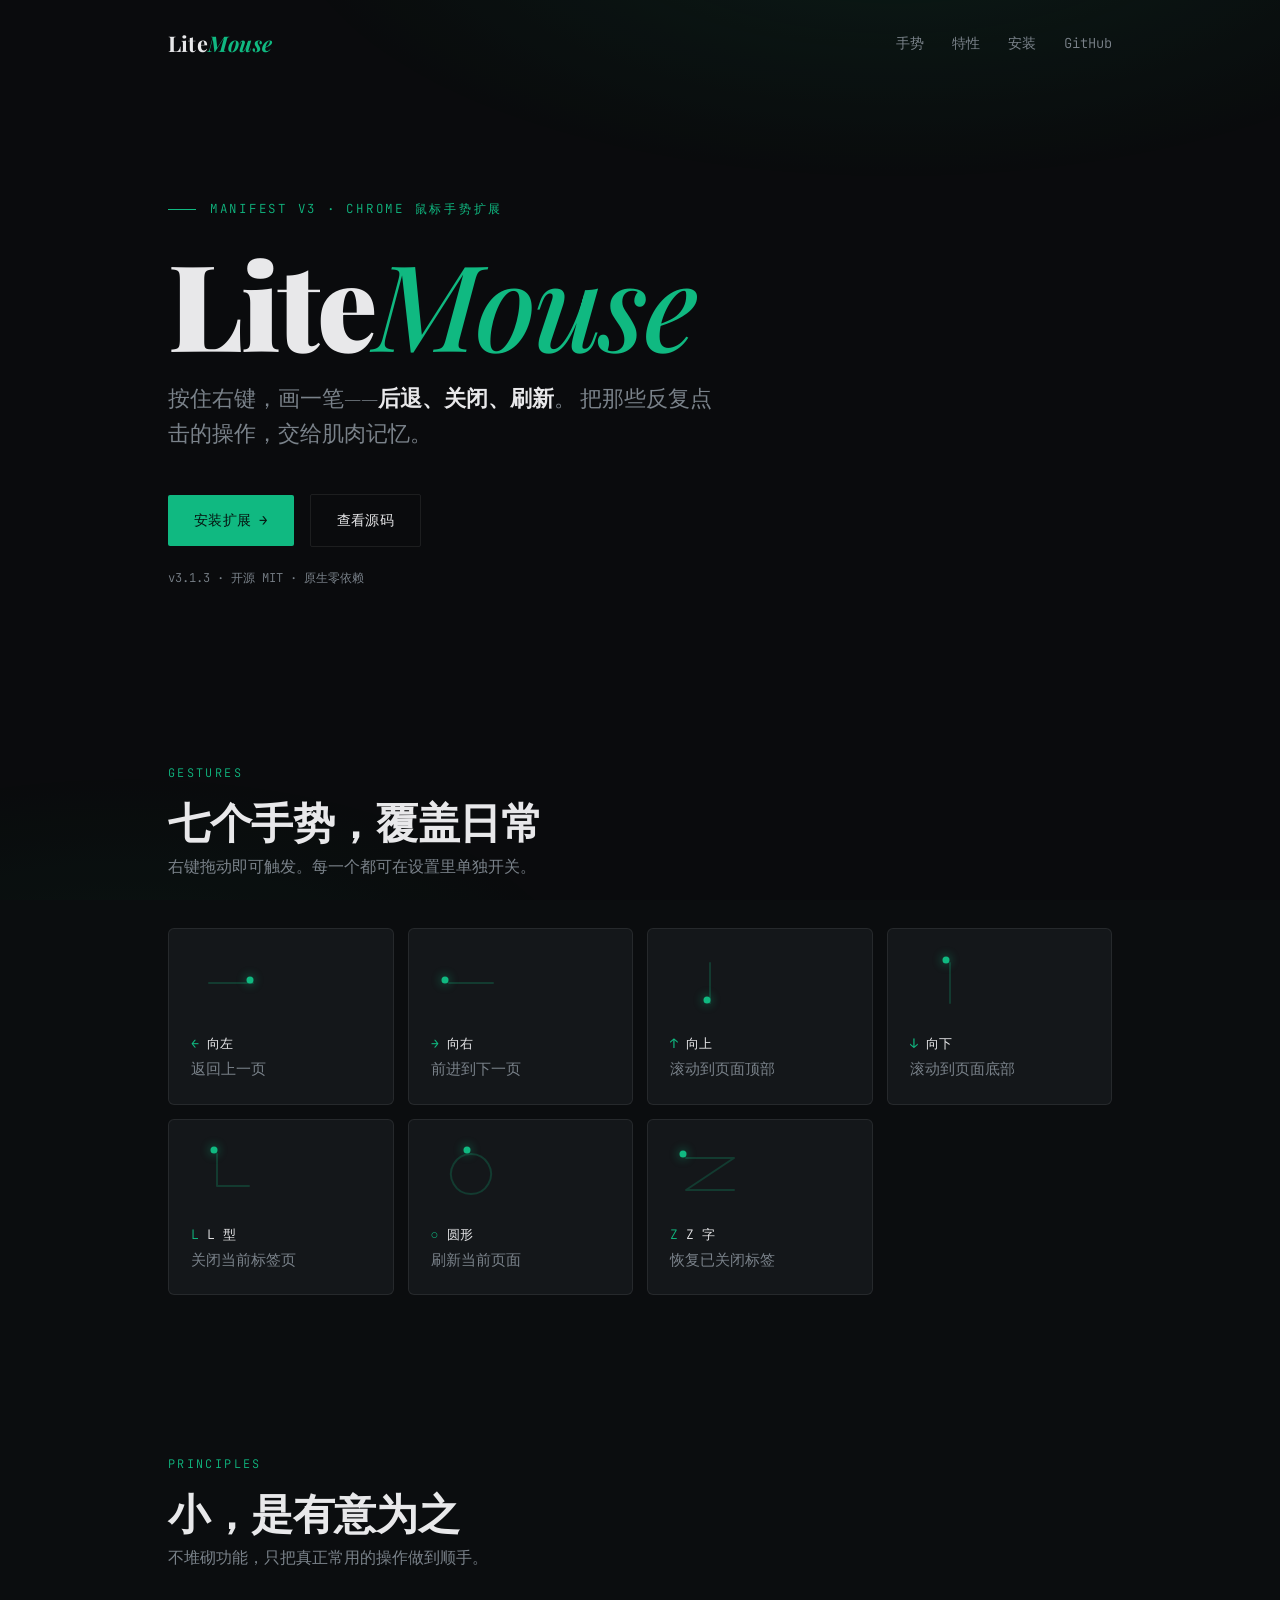
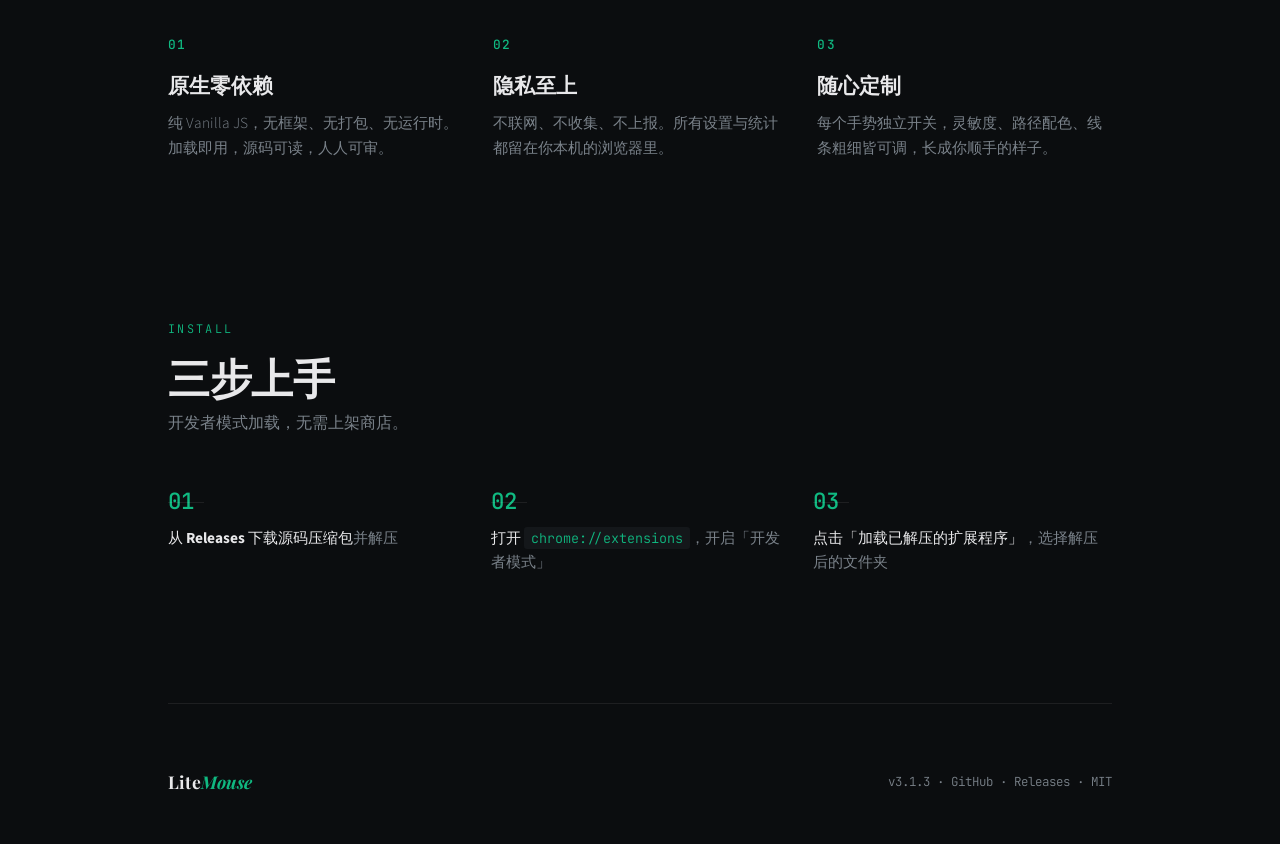
<file: docs/index.html>
<!DOCTYPE html>
<html lang="zh-CN">
  <head>
    <meta charset="UTF-8" />
    <meta name="viewport" content="width=device-width, initial-scale=1.0" />
    <title>LiteMouse — 极简鼠标手势，为浏览提速</title>
    <meta
      name="description"
      content="LiteMouse 是一个轻量 Chrome 鼠标手势扩展：按住右键画一笔，即可后退、关闭、刷新。原生零依赖，隐私至上。"
    />
    <link rel="icon" href="data:image/svg+xml,<svg xmlns='http://www.w3.org/2000/svg' viewBox='0 0 100 100'><text y='.9em' font-size='90'>🖱️</text></svg>" />
    <link rel="preconnect" href="https://fonts.googleapis.com" />
    <link rel="preconnect" href="https://fonts.gstatic.com" crossorigin />
    <link
      href="https://fonts.googleapis.com/css2?family=Playfair+Display:ital,wght@0,500;0,700;0,900;1,500&family=Source+Sans+Pro:wght@300;400;600&family=JetBrains+Mono:wght@400;500&display=swap"
      rel="stylesheet"
    />
    <style>
      :root {
        --bg: #0b0d0f;
        --bg-elev: #14171a;
        --text: #e8e8ea;
        --muted: #7a828a;
        --accent: #10b981;
        --accent-soft: rgba(16, 185, 129, 0.14);
        --accent-glow: rgba(16, 185, 129, 0.45);
        --border: rgba(255, 255, 255, 0.08);
        --font-display: "Playfair Display", Georgia, serif;
        --font-body: "Source Sans Pro", system-ui, -apple-system, sans-serif;
        --font-mono: "JetBrains Mono", ui-monospace, monospace;
      }

      * {
        margin: 0;
        padding: 0;
        box-sizing: border-box;
      }

      html {
        scroll-behavior: smooth;
      }

      body {
        background: var(--bg);
        color: var(--text);
        font-family: var(--font-body);
        font-weight: 300;
        line-height: 1.6;
        overflow-x: hidden;
        -webkit-font-smoothing: antialiased;
      }

      /* atmospheric background layers */
      body::before {
        content: "";
        position: fixed;
        inset: 0;
        background:
          radial-gradient(ellipse 80% 50% at 70% -10%, var(--accent-soft), transparent 60%),
          radial-gradient(ellipse 60% 40% at 10% 110%, rgba(16, 185, 129, 0.08), transparent 60%);
        pointer-events: none;
        z-index: 0;
      }

      #trail {
        position: fixed;
        inset: 0;
        z-index: 1;
        pointer-events: none;
      }

      .wrap {
        position: relative;
        z-index: 2;
        max-width: 1000px;
        margin: 0 auto;
        padding: 0 28px;
      }

      /* ---- nav ---- */
      nav {
        display: flex;
        justify-content: space-between;
        align-items: center;
        padding: 26px 0;
      }

      .brand {
        font-family: var(--font-display);
        font-weight: 700;
        font-size: 1.35rem;
        letter-spacing: 0.01em;
      }

      .brand em {
        color: var(--accent);
        font-style: italic;
      }

      .nav-links {
        display: flex;
        gap: 28px;
        font-size: 0.86rem;
        font-family: var(--font-mono);
      }

      .nav-links a {
        color: var(--muted);
        text-decoration: none;
        transition: color 0.2s;
      }

      .nav-links a:hover {
        color: var(--text);
      }

      /* ---- hero ---- */
      header {
        padding: 7rem 0 6rem;
      }

      .eyebrow {
        font-family: var(--font-mono);
        font-size: 0.78rem;
        letter-spacing: 0.22em;
        text-transform: uppercase;
        color: var(--accent);
        margin-bottom: 1.8rem;
        opacity: 0;
        animation: rise 0.9s 0.1s cubic-bezier(0.2, 0.7, 0.2, 1) forwards;
      }

      .eyebrow::before {
        content: "";
        display: inline-block;
        width: 28px;
        height: 1px;
        background: var(--accent);
        vertical-align: middle;
        margin-right: 14px;
      }

      h1.title {
        font-family: var(--font-display);
        font-weight: 900;
        font-size: clamp(3.2rem, 12vw, 7.5rem);
        line-height: 0.92;
        letter-spacing: -0.02em;
        margin-bottom: 1.6rem;
      }

      h1.title .word {
        display: inline-block;
        opacity: 0;
        transform: translateY(40px);
        animation: rise 1s cubic-bezier(0.2, 0.7, 0.2, 1) forwards;
      }

      h1.title .word:nth-child(1) { animation-delay: 0.18s; }
      h1.title .word:nth-child(2) {
        animation-delay: 0.32s;
        font-style: italic;
        font-weight: 500;
        color: var(--accent);
      }

      .tagline {
        font-size: clamp(1.05rem, 2.2vw, 1.35rem);
        color: var(--muted);
        max-width: 560px;
        margin-bottom: 2.6rem;
        font-weight: 300;
        opacity: 0;
        animation: rise 0.9s 0.5s cubic-bezier(0.2, 0.7, 0.2, 1) forwards;
      }

      .tagline strong {
        color: var(--text);
        font-weight: 600;
      }

      .cta-row {
        display: flex;
        gap: 16px;
        align-items: center;
        flex-wrap: wrap;
        opacity: 0;
        animation: rise 0.9s 0.66s cubic-bezier(0.2, 0.7, 0.2, 1) forwards;
      }

      .btn {
        font-family: var(--font-mono);
        font-size: 0.88rem;
        text-decoration: none;
        padding: 14px 26px;
        border-radius: 2px;
        transition: all 0.25s;
        letter-spacing: 0.02em;
      }

      .btn-primary {
        background: var(--accent);
        color: #051410;
        font-weight: 500;
        box-shadow: 0 0 0 0 var(--accent-glow);
      }

      .btn-primary:hover {
        box-shadow: 0 8px 30px -6px var(--accent-glow);
        transform: translateY(-2px);
      }

      .btn-ghost {
        color: var(--text);
        border: 1px solid var(--border);
      }

      .btn-ghost:hover {
        border-color: var(--accent);
        color: var(--accent);
      }

      .hero-meta {
        margin-top: 1.4rem;
        font-family: var(--font-mono);
        font-size: 0.76rem;
        color: var(--muted);
        opacity: 0;
        animation: rise 0.9s 0.8s cubic-bezier(0.2, 0.7, 0.2, 1) forwards;
      }

      /* ---- section base ---- */
      section {
        padding: 5rem 0;
      }

      .section-label {
        font-family: var(--font-mono);
        font-size: 0.74rem;
        letter-spacing: 0.2em;
        text-transform: uppercase;
        color: var(--accent);
        margin-bottom: 0.9rem;
      }

      .section-title {
        font-family: var(--font-display);
        font-weight: 700;
        font-size: clamp(1.8rem, 4vw, 2.6rem);
        line-height: 1.1;
        letter-spacing: -0.01em;
        margin-bottom: 0.7rem;
      }

      .section-sub {
        color: var(--muted);
        max-width: 520px;
        margin-bottom: 3rem;
      }

      /* ---- gestures grid ---- */
      .gestures {
        display: grid;
        grid-template-columns: repeat(auto-fit, minmax(200px, 1fr));
        gap: 14px;
      }

      .gesture-card {
        background: var(--bg-elev);
        border: 1px solid var(--border);
        border-radius: 6px;
        padding: 26px 22px 22px;
        transition: border-color 0.3s, transform 0.3s, background 0.3s;
        opacity: 0;
        transform: translateY(24px);
      }

      .gesture-card.in {
        animation: rise 0.7s cubic-bezier(0.2, 0.7, 0.2, 1) forwards;
      }

      .gesture-card:hover {
        border-color: var(--accent-soft);
        transform: translateY(-4px);
        background: #161a1d;
      }

      .gesture-demo {
        position: relative;
        width: 80px;
        height: 56px;
        margin-bottom: 22px;
      }

      .gesture-demo svg {
        position: absolute;
        inset: 0;
        width: 80px;
        height: 56px;
        overflow: visible;
      }

      .gesture-demo svg path {
        fill: none;
        stroke: var(--accent);
        stroke-width: 2;
        stroke-linecap: round;
        stroke-linejoin: round;
        opacity: 0.22;
      }

      .gesture-dot {
        position: absolute;
        top: 0;
        left: 0;
        width: 7px;
        height: 7px;
        margin: -3.5px 0 0 -3.5px;
        border-radius: 50%;
        background: var(--accent);
        box-shadow: 0 0 10px 1px var(--accent-glow);
        offset-rotate: 0deg;
        animation: trace 2.6s infinite cubic-bezier(0.5, 0, 0.5, 1);
      }

      .gesture-name {
        font-family: var(--font-mono);
        font-size: 0.82rem;
        color: var(--text);
        margin-bottom: 4px;
        letter-spacing: 0.01em;
      }

      .gesture-name span {
        color: var(--accent);
        margin-right: 8px;
      }

      .gesture-action {
        font-size: 0.92rem;
        color: var(--muted);
      }

      /* ---- features ---- */
      .features {
        display: grid;
        grid-template-columns: repeat(auto-fit, minmax(220px, 1fr));
        gap: 40px 30px;
        padding-top: 1rem;
      }

      .feature h3 {
        font-family: var(--font-display);
        font-weight: 700;
        font-size: 1.3rem;
        margin-bottom: 0.6rem;
      }

      .feature h3 .num {
        font-family: var(--font-mono);
        font-size: 0.8rem;
        color: var(--accent);
        font-weight: 500;
        display: block;
        margin-bottom: 0.8rem;
        letter-spacing: 0.1em;
      }

      .feature p {
        color: var(--muted);
        font-size: 0.96rem;
      }

      /* ---- install ---- */
      .install-steps {
        display: grid;
        grid-template-columns: repeat(auto-fit, minmax(200px, 1fr));
        gap: 24px;
        counter-reset: step;
      }

      .step {
        padding-left: 0;
        position: relative;
        padding-top: 2.6rem;
      }

      .step::before {
        counter-increment: step;
        content: "0" counter(step);
        position: absolute;
        top: 0;
        left: 0;
        font-family: var(--font-mono);
        font-size: 1.4rem;
        color: var(--accent);
        font-weight: 500;
      }

      .step::after {
        content: "";
        position: absolute;
        top: 1.1rem;
        left: 0;
        width: 36px;
        height: 1px;
        background: var(--border);
      }

      .step p {
        font-size: 0.96rem;
        color: var(--text);
      }

      .step p .dim {
        color: var(--muted);
      }

      .step code {
        font-family: var(--font-mono);
        font-size: 0.84rem;
        color: var(--accent);
        background: var(--bg-elev);
        padding: 2px 7px;
        border-radius: 3px;
      }

      /* ---- footer ---- */
      footer {
        padding: 4rem 0 3rem;
        border-top: 1px solid var(--border);
        margin-top: 3rem;
      }

      .foot-row {
        display: flex;
        justify-content: space-between;
        align-items: center;
        flex-wrap: wrap;
        gap: 16px;
      }

      .foot-row .brand {
        font-size: 1.1rem;
      }

      .foot-meta {
        font-family: var(--font-mono);
        font-size: 0.78rem;
        color: var(--muted);
      }

      .foot-meta a {
        color: var(--muted);
        text-decoration: none;
        transition: color 0.2s;
      }

      .foot-meta a:hover {
        color: var(--accent);
      }

      @keyframes rise {
        to {
          opacity: 1;
          transform: translateY(0);
        }
      }

      @keyframes trace {
        0% {
          offset-distance: 0%;
          opacity: 0;
        }
        14% {
          opacity: 1;
        }
        82% {
          opacity: 1;
        }
        100% {
          offset-distance: 100%;
          opacity: 0;
        }
      }

      @media (max-width: 600px) {
        header {
          padding: 4rem 0 4rem;
        }
        .nav-links {
          gap: 18px;
        }
      }

      @media (prefers-reduced-motion: reduce) {
        *,
        *::before,
        *::after {
          animation-duration: 0.001ms !important;
          animation-iteration-count: 1 !important;
          transition-duration: 0.001ms !important;
        }
        .word,
        .eyebrow,
        .tagline,
        .cta-row,
        .hero-meta,
        .gesture-card {
          opacity: 1 !important;
          transform: none !important;
        }
        .gesture-dot {
          display: none;
        }
        #trail {
          display: none;
        }
      }
    </style>
  </head>
  <body>
    <canvas id="trail"></canvas>

    <div class="wrap">
      <nav>
        <div class="brand">Lite<em>Mouse</em></div>
        <div class="nav-links">
          <a href="#gestures">手势</a>
          <a href="#features">特性</a>
          <a href="#install">安装</a>
          <a href="https://github.com/jaxo4life/LiteMouse">GitHub</a>
        </div>
      </nav>

      <header>
        <div class="eyebrow">Manifest V3 · Chrome 鼠标手势扩展</div>
        <h1 class="title">
          <span class="word">Lite</span><span class="word">Mouse</span>
        </h1>
        <p class="tagline">
          按住右键，画一笔——<strong>后退、关闭、刷新</strong>。
          把那些反复点击的操作，交给肌肉记忆。
        </p>
        <div class="cta-row">
          <a class="btn btn-primary" href="https://github.com/jaxo4life/LiteMouse/releases/latest">安装扩展 →</a>
          <a class="btn btn-ghost" href="https://github.com/jaxo4life/LiteMouse">查看源码</a>
        </div>
        <div class="hero-meta">v3.1.3 · 开源 MIT · 原生零依赖</div>
      </header>

      <section id="gestures">
        <div class="section-label">Gestures</div>
        <h2 class="section-title">七个手势，覆盖日常</h2>
        <p class="section-sub">右键拖动即可触发。每一个都可在设置里单独开关。</p>

        <div class="gestures">
          <div class="gesture-card">
            <div class="gesture-demo">
              <svg viewBox="0 0 80 56"><path d="M 62 28 L 18 28" /></svg>
              <span class="gesture-dot" style="offset-path: path('M 62 28 L 18 28')"></span>
            </div>
            <div class="gesture-name"><span>←</span>向左</div>
            <div class="gesture-action">返回上一页</div>
          </div>

          <div class="gesture-card">
            <div class="gesture-demo">
              <svg viewBox="0 0 80 56"><path d="M 18 28 L 62 28" /></svg>
              <span class="gesture-dot" style="offset-path: path('M 18 28 L 62 28')"></span>
            </div>
            <div class="gesture-name"><span>→</span>向右</div>
            <div class="gesture-action">前进到下一页</div>
          </div>

          <div class="gesture-card">
            <div class="gesture-demo">
              <svg viewBox="0 0 80 56"><path d="M 40 48 L 40 8" /></svg>
              <span class="gesture-dot" style="offset-path: path('M 40 48 L 40 8')"></span>
            </div>
            <div class="gesture-name"><span>↑</span>向上</div>
            <div class="gesture-action">滚动到页面顶部</div>
          </div>

          <div class="gesture-card">
            <div class="gesture-demo">
              <svg viewBox="0 0 80 56"><path d="M 40 8 L 40 48" /></svg>
              <span class="gesture-dot" style="offset-path: path('M 40 8 L 40 48')"></span>
            </div>
            <div class="gesture-name"><span>↓</span>向下</div>
            <div class="gesture-action">滚动到页面底部</div>
          </div>

          <div class="gesture-card">
            <div class="gesture-demo">
              <svg viewBox="0 0 80 56"><path d="M 26 8 L 26 40 L 58 40" /></svg>
              <span class="gesture-dot" style="offset-path: path('M 26 8 L 26 40 L 58 40')"></span>
            </div>
            <div class="gesture-name"><span>L</span>L 型</div>
            <div class="gesture-action">关闭当前标签页</div>
          </div>

          <div class="gesture-card">
            <div class="gesture-demo">
              <svg viewBox="0 0 80 56"><path d="M 40 8 A 20 20 0 1 1 39.99 8" /></svg>
              <span class="gesture-dot" style="offset-path: path('M 40 8 A 20 20 0 1 1 39.99 8')"></span>
            </div>
            <div class="gesture-name"><span>○</span>圆形</div>
            <div class="gesture-action">刷新当前页面</div>
          </div>

          <div class="gesture-card">
            <div class="gesture-demo">
              <svg viewBox="0 0 80 56"><path d="M 16 12 L 64 12 L 16 44 L 64 44" /></svg>
              <span class="gesture-dot" style="offset-path: path('M 16 12 L 64 12 L 16 44 L 64 44')"></span>
            </div>
            <div class="gesture-name"><span>Z</span>Z 字</div>
            <div class="gesture-action">恢复已关闭标签</div>
          </div>
        </div>
      </section>

      <section id="features">
        <div class="section-label">Principles</div>
        <h2 class="section-title">小，是有意为之</h2>
        <p class="section-sub">不堆砌功能，只把真正常用的操作做到顺手。</p>

        <div class="features">
          <div class="feature">
            <h3><span class="num">01</span>原生零依赖</h3>
            <p>纯 Vanilla JS，无框架、无打包、无运行时。加载即用，源码可读，人人可审。</p>
          </div>
          <div class="feature">
            <h3><span class="num">02</span>隐私至上</h3>
            <p>不联网、不收集、不上报。所有设置与统计都留在你本机的浏览器里。</p>
          </div>
          <div class="feature">
            <h3><span class="num">03</span>随心定制</h3>
            <p>每个手势独立开关，灵敏度、路径配色、线条粗细皆可调，长成你顺手的样子。</p>
          </div>
        </div>
      </section>

      <section id="install">
        <div class="section-label">Install</div>
        <h2 class="section-title">三步上手</h2>
        <p class="section-sub">开发者模式加载，无需上架商店。</p>

        <div class="install-steps">
          <div class="step">
            <p>从 <strong>Releases</strong> 下载源码压缩包<span class="dim">并解压</span></p>
          </div>
          <div class="step">
            <p>打开 <code>chrome://extensions</code><span class="dim">，开启「开发者模式」</span></p>
          </div>
          <div class="step">
            <p>点击「加载已解压的扩展程序」<span class="dim">，选择解压后的文件夹</span></p>
          </div>
        </div>
      </section>

      <footer>
        <div class="foot-row">
          <div class="brand">Lite<em>Mouse</em></div>
          <div class="foot-meta">
            v3.1.3 · <a href="https://github.com/jaxo4life/LiteMouse">GitHub</a> · <a href="https://github.com/jaxo4life/LiteMouse/releases">Releases</a> · MIT
          </div>
        </div>
      </footer>
    </div>

    <script>
      // Pointer light-trail — the page itself echoes the extension's gesture path.
      const reduced = window.matchMedia("(prefers-reduced-motion: reduce)").matches;
      if (!reduced) {
        const canvas = document.getElementById("trail");
        const ctx = canvas.getContext("2d");
        let w, h, dpr;
        const pts = [];

        function resize() {
          dpr = window.devicePixelRatio || 1;
          w = window.innerWidth;
          h = window.innerHeight;
          canvas.width = w * dpr;
          canvas.height = h * dpr;
          canvas.style.width = w + "px";
          canvas.style.height = h + "px";
          ctx.setTransform(dpr, 0, 0, dpr, 0, 0);
        }
        resize();
        window.addEventListener("resize", resize);

        let last = 0;
        window.addEventListener(
          "pointermove",
          (e) => {
            const now = e.timeStamp;
            if (now - last < 10) return; // light throttle
            last = now;
            pts.push({ x: e.clientX, y: e.clientY, life: 1 });
            if (pts.length > 34) pts.shift();
          },
          { passive: true }
        );

        function loop() {
          ctx.fillStyle = "rgba(11,13,15,0.12)";
          ctx.fillRect(0, 0, w, h);
          for (let i = pts.length - 1; i >= 0; i--) {
            pts[i].life *= 0.93;
            if (pts[i].life < 0.04) pts.splice(i, 1);
          }
          ctx.lineCap = "round";
          for (let i = 1; i < pts.length; i++) {
            const a = pts[i - 1];
            const b = pts[i];
            ctx.strokeStyle = "rgba(16,185,129," + (b.life * 0.7) + ")";
            ctx.lineWidth = 1.5 + b.life * 2;
            ctx.beginPath();
            ctx.moveTo(a.x, a.y);
            ctx.lineTo(b.x, b.y);
            ctx.stroke();
          }
          requestAnimationFrame(loop);
        }
        requestAnimationFrame(loop);
      }

      // Staggered reveal of gesture cards on scroll.
      const cards = document.querySelectorAll(".gesture-card");
      const io = new IntersectionObserver(
        (entries) => {
          entries.forEach((entry, i) => {
            if (entry.isIntersecting) {
              const idx = Array.from(cards).indexOf(entry.target);
              entry.target.style.animationDelay = (idx % 7) * 90 + "ms";
              entry.target.classList.add("in");
              io.unobserve(entry.target);
            }
          });
        },
        { threshold: 0.15 }
      );
      cards.forEach((c) => io.observe(c));
    </script>
  </body>
</html>
</file>
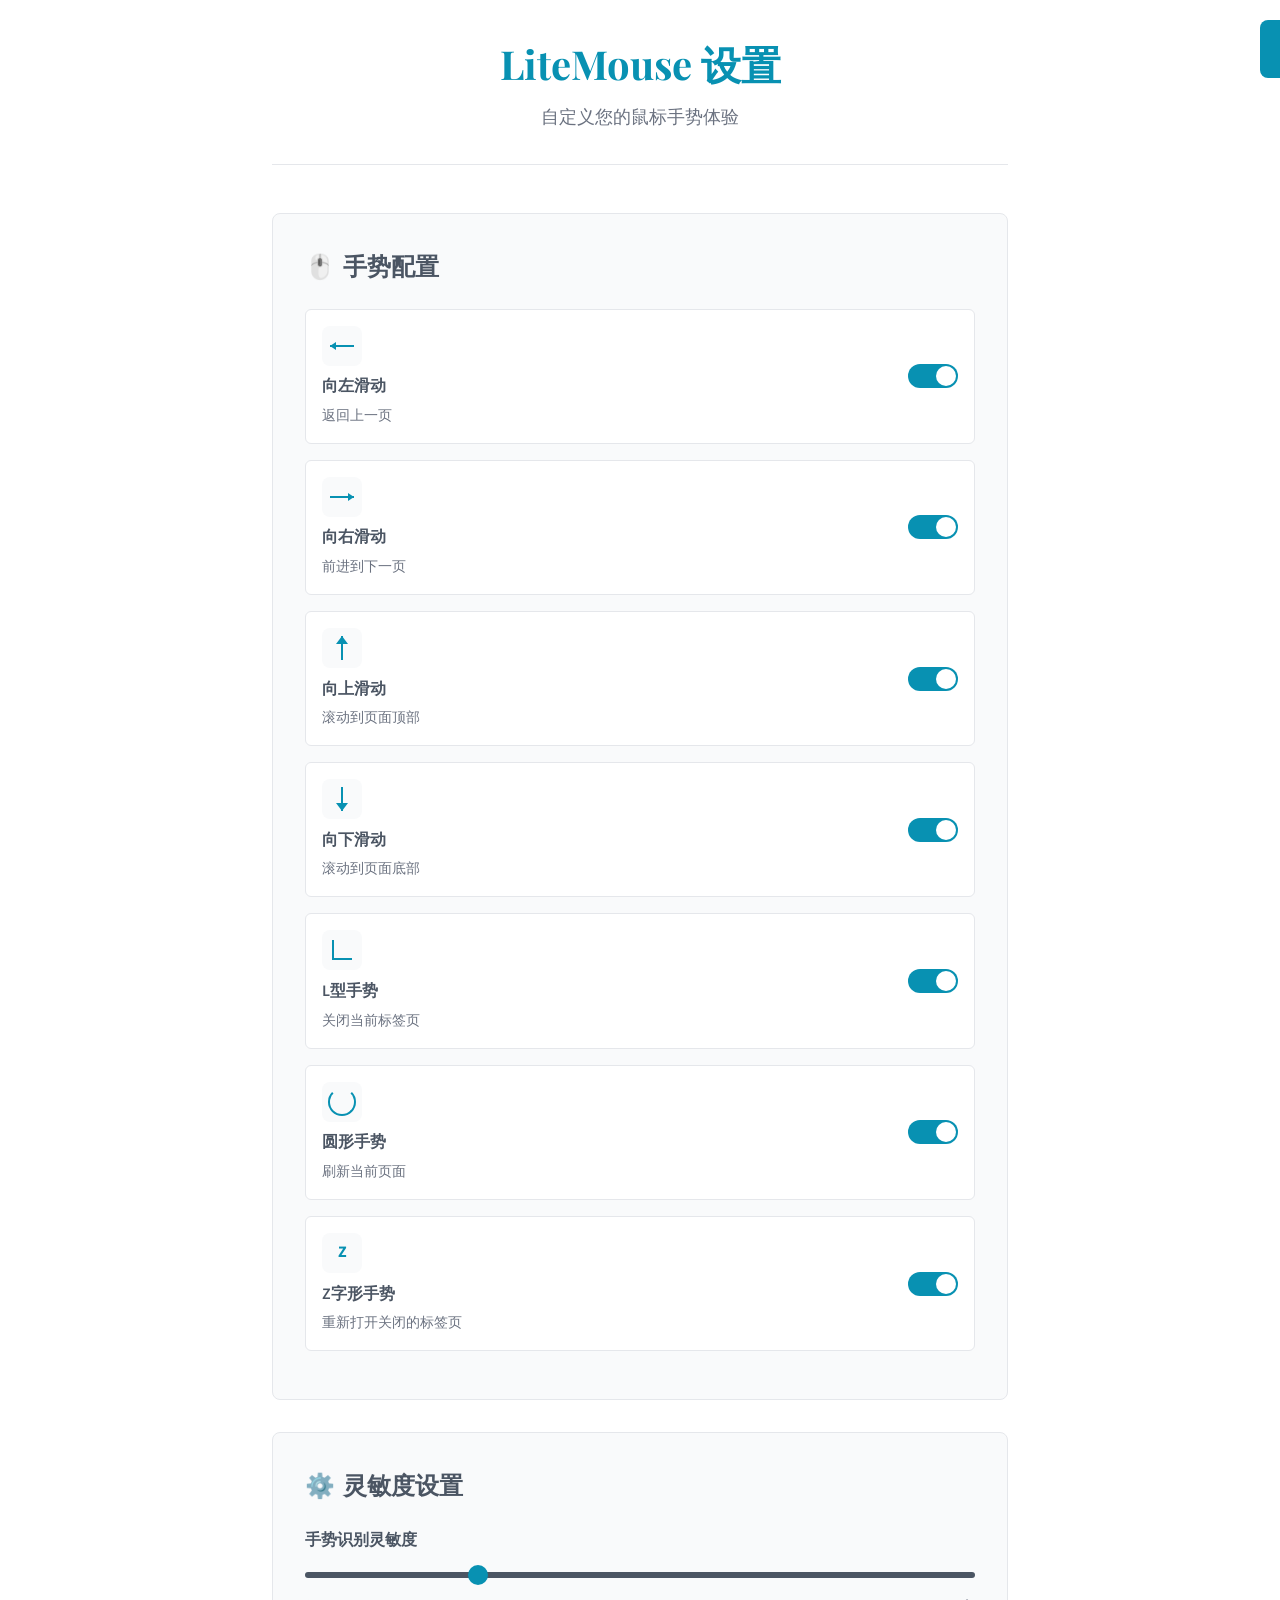
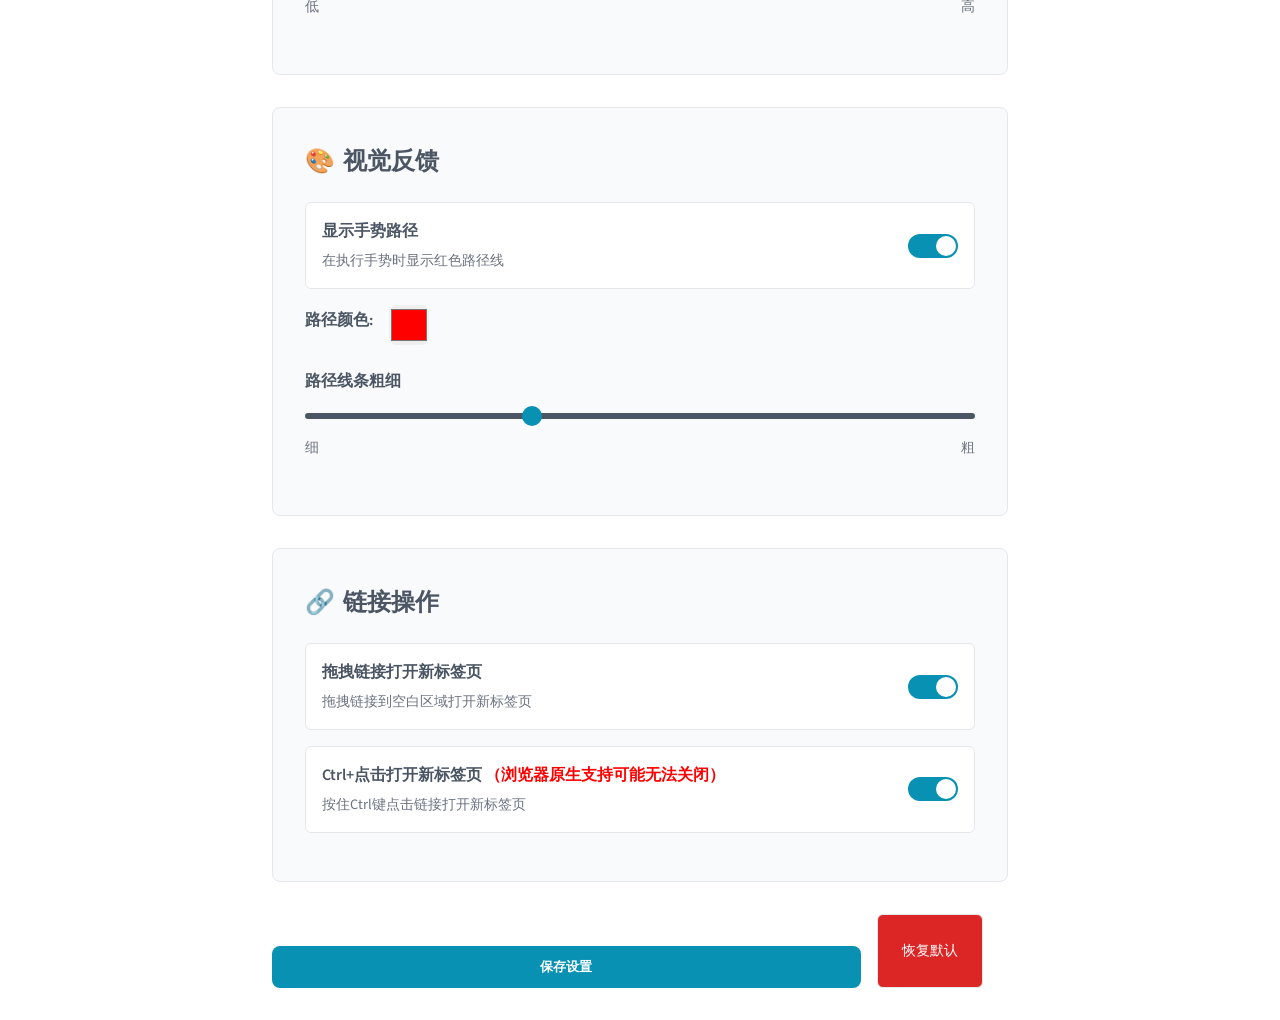
<file: options.html>
<!DOCTYPE html>
<html lang="zh-CN">
  <head>
    <meta charset="UTF-8" />
    <meta name="viewport" content="width=device-width, initial-scale=1.0" />
    <title>LiteMouse 设置</title>
    <link rel="stylesheet" href="options.css" />
    <link
      href="https://fonts.googleapis.com/css2?family=Playfair+Display:wght@600;700&family=Source+Sans+Pro:wght@400;600&display=swap"
      rel="stylesheet"
    />
  </head>
  <body>
    <div class="container">
      <header class="header">
        <h1>LiteMouse 设置</h1>
        <p>自定义您的鼠标手势体验</p>
      </header>

      <section class="section">
        <h2 class="section-title">
          <span>🖱️</span>
          手势配置
        </h2>

        <div class="gesture-item">
          <div class="gesture-info">
            <div class="gesture-preview back"></div>
            <div>
              <div class="gesture-name">向左滑动</div>
              <div class="gesture-description">返回上一页</div>
            </div>
          </div>
          <div class="gesture-controls">
            <div class="toggle-switch active" data-gesture="goBack"></div>
          </div>
        </div>

        <div class="gesture-item">
          <div class="gesture-info">
            <div class="gesture-preview forward"></div>
            <div>
              <div class="gesture-name">向右滑动</div>
              <div class="gesture-description">前进到下一页</div>
            </div>
          </div>
          <div class="gesture-controls">
            <div class="toggle-switch active" data-gesture="goForward"></div>
          </div>
        </div>

        <!-- Added new gesture types -->
        <div class="gesture-item">
          <div class="gesture-info">
            <div class="gesture-preview up"></div>
            <div>
              <div class="gesture-name">向上滑动</div>
              <div class="gesture-description">滚动到页面顶部</div>
            </div>
          </div>
          <div class="gesture-controls">
            <div class="toggle-switch active" data-gesture="scrollToTop"></div>
          </div>
        </div>

        <div class="gesture-item">
          <div class="gesture-info">
            <div class="gesture-preview down"></div>
            <div>
              <div class="gesture-name">向下滑动</div>
              <div class="gesture-description">滚动到页面底部</div>
            </div>
          </div>
          <div class="gesture-controls">
            <div
              class="toggle-switch active"
              data-gesture="scrollToBottom"
            ></div>
          </div>
        </div>

        <div class="gesture-item">
          <div class="gesture-info">
            <div class="gesture-preview close"></div>
            <div>
              <div class="gesture-name">L型手势</div>
              <div class="gesture-description">关闭当前标签页</div>
            </div>
          </div>
          <div class="gesture-controls">
            <div class="toggle-switch active" data-gesture="closeTab"></div>
          </div>
        </div>

        <div class="gesture-item">
          <div class="gesture-info">
            <div class="gesture-preview circular"></div>
            <div>
              <div class="gesture-name">圆形手势</div>
              <div class="gesture-description">刷新当前页面</div>
            </div>
          </div>
          <div class="gesture-controls">
            <div class="toggle-switch active" data-gesture="refreshPage"></div>
          </div>
        </div>

        <div class="gesture-item">
          <div class="gesture-info">
            <div class="gesture-preview z-shape"></div>
            <div>
              <div class="gesture-name">Z字形手势</div>
              <div class="gesture-description">重新打开关闭的标签页</div>
            </div>
          </div>
          <div class="gesture-controls">
            <div
              class="toggle-switch active"
              data-gesture="reopenClosedTab"
            ></div>
          </div>
        </div>
      </section>

      <section class="section">
        <h2 class="section-title">
          <span>⚙️</span>
          灵敏度设置
        </h2>

        <div class="slider-container">
          <label class="slider-label">手势识别灵敏度</label>
          <input
            type="range"
            class="slider"
            id="sensitivity"
            min="10"
            max="50"
            value="20"
          />
          <div
            style="
              display: flex;
              justify-content: space-between;
              font-size: 0.9rem;
              color: var(--muted-foreground);
              margin-top: 0.5rem;
            "
          >
            <span>低</span>
            <span>高</span>
          </div>
        </div>
      </section>

      <section class="section">
        <h2 class="section-title">
          <span>🎨</span>
          视觉反馈
        </h2>

        <div class="gesture-item">
          <div class="gesture-info">
            <div class="gesture-name">显示手势路径</div>
            <div class="gesture-description">在执行手势时显示红色路径线</div>
          </div>
          <div class="gesture-controls">
            <div class="toggle-switch active" data-setting="showPath"></div>
          </div>
        </div>

        <div class="color-picker-container">
          <label for="pathColor" class="slider-label">路径颜色:</label>
          <input
            type="color"
            id="pathColor"
            class="color-picker"
            value="#ff0000"
          />
        </div>

        <div class="slider-container">
          <label class="slider-label">路径线条粗细</label>
          <input
            type="range"
            class="slider"
            id="lineWidth"
            min="2"
            max="8"
            value="4"
          />
          <div
            style="
              display: flex;
              justify-content: space-between;
              font-size: 0.9rem;
              color: var(--muted-foreground);
              margin-top: 0.5rem;
            "
          >
            <span>细</span>
            <span>粗</span>
          </div>
        </div>
      </section>

      <section class="section">
        <h2 class="section-title">
          <span>🔗</span>
          链接操作
        </h2>

        <div class="gesture-item">
          <div class="gesture-info">
            <div class="gesture-name">拖拽链接打开新标签页</div>
            <div class="gesture-description">
              拖拽链接到空白区域打开新标签页
            </div>
          </div>
          <div class="gesture-controls">
            <div class="toggle-switch active" data-setting="dragLinks"></div>
          </div>
        </div>

        <div class="gesture-item">
          <div class="gesture-info">
            <div class="gesture-name">Ctrl+点击打开新标签页<span style="color:red"> （浏览器原生支持可能无法关闭）</span></div>
            <div class="gesture-description">
              按住Ctrl键点击链接打开新标签页
            </div>
          </div>
          <div class="gesture-controls">
            <div class="toggle-switch active" data-setting="ctrlClick"></div>
          </div>
        </div>
      </section>

      <div style="display: flex; gap: 1rem">
        <button class="save-button" id="saveSettings">保存设置</button>
        <button class="reset-button" id="resetSettings">恢复默认</button>
      </div>
    </div>

    <div class="status-message" id="statusMessage">设置已保存</div>

    <script src="shared.js"></script>
    <script src="options.js"></script>
  </body>
</html>
</file>
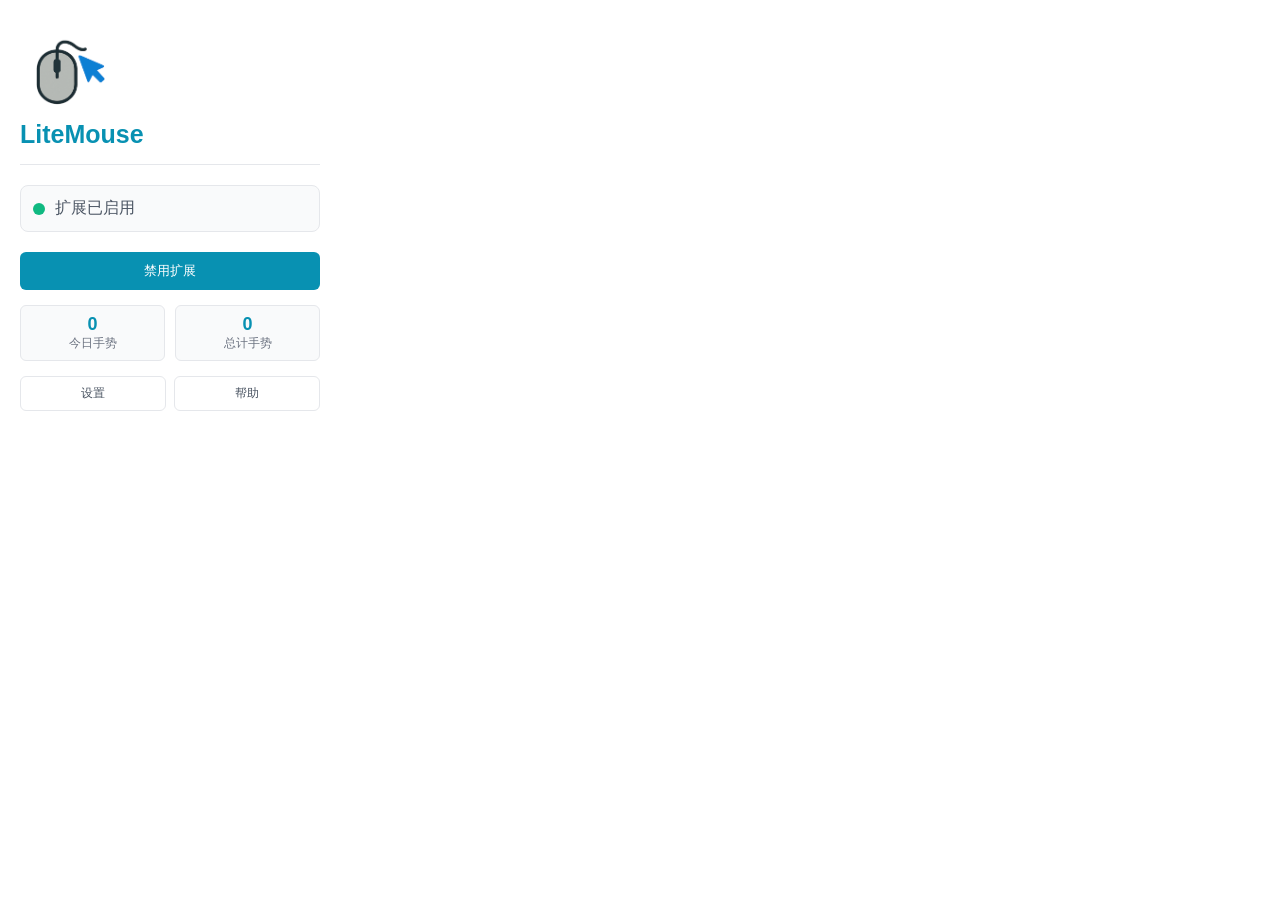
<file: popup.html>
<!DOCTYPE html>
<html lang="zh-CN">
  <head>
    <meta charset="UTF-8" />
    <meta name="viewport" content="width=device-width, initial-scale=1.0" />
    <title>LiteMouse</title>
    <link rel="stylesheet" href="popup.css" />
    <link
      href="https://fonts.googleapis.com/css2?family=Playfair+Display:wght@600;700&family=Source+Sans+Pro:wght@400;600&display=swap"
      rel="stylesheet"
    />
  </head>
  <body>
    <div class="header">
      <div class="logo"></div>
      <div class="title">LiteMouse</div>
    </div>

    <div class="status-section">
      <div class="status-indicator">
        <div class="status-dot" id="statusDot"></div>
        <div class="status-text" id="statusText">扩展已启用</div>
      </div>
    </div>

    <button class="toggle-button" id="toggleButton">禁用扩展</button>

    <div class="stats">
      <div class="stat-item">
        <div class="stat-number" id="gestureCount">0</div>
        <div class="stat-label">今日手势</div>
      </div>
      <div class="stat-item">
        <div class="stat-number" id="totalGestures">0</div>
        <div class="stat-label">总计手势</div>
      </div>
    </div>

    <div class="quick-actions">
      <button class="action-button" id="settingsButton">设置</button>
      <button class="action-button" id="helpButton">帮助</button>
    </div>
		
		<div class="ver" id="version"></div>

    <script src="popup.js"></script>
  </body>
</html>
</file>
<file: options.css>
:root {
  --background: #ffffff;
  --foreground: #4b5563;
  --card: #f9fafb;
  --card-foreground: #4b5563;
  --popover: #ffffff;
  --popover-foreground: #4b5563;
  --primary: #0891b2;
  --primary-foreground: #ffffff;
  --secondary: #ec4899;
  --secondary-foreground: #ffffff;
  --muted: #7a8b9b;
  --muted-foreground: #6b7280;
  --accent: #ec4899;
  --accent-foreground: #ffffff;
  --destructive: #dc2626;
  --destructive-foreground: #ffffff;
  --border: #e5e7eb;
  --input: #ffffff;
  --ring: rgba(8, 145, 178, 0.5);
  --radius: 0.5rem;
}

* {
  margin: 0;
  padding: 0;
  box-sizing: border-box;
}

body {
  font-family: "Source Sans Pro", -apple-system, BlinkMacSystemFont, "Segoe UI",
    Roboto, sans-serif;
  background-color: var(--background);
  color: var(--foreground);
  line-height: 1.6;
  min-height: 100vh;
}

.container {
  max-width: 800px;
  margin: 0 auto;
  padding: 2rem;
}

.header {
  text-align: center;
  margin-bottom: 3rem;
  padding-bottom: 2rem;
  border-bottom: 1px solid var(--border);
}

.header h1 {
  font-family: "Playfair Display", serif;
  font-size: 2.5rem;
  font-weight: 700;
  color: var(--primary);
  margin-bottom: 0.5rem;
}

.header p {
  font-size: 1.1rem;
  color: var(--muted-foreground);
}

.section {
  background: var(--card);
  border: 1px solid var(--border);
  border-radius: var(--radius);
  padding: 2rem;
  margin-bottom: 2rem;
}

.section-title {
  font-family: "Playfair Display", serif;
  font-size: 1.5rem;
  font-weight: 600;
  color: var(--foreground);
  margin-bottom: 1.5rem;
  display: flex;
  align-items: center;
  gap: 0.5rem;
}

.gesture-item {
  display: flex;
  align-items: center;
  justify-content: space-between;
  padding: 1rem;
  border: 1px solid var(--border);
  border-radius: calc(var(--radius) - 2px);
  margin-bottom: 1rem;
  background: var(--background);
}

.gesture-info {
  flex: 1;
}

.gesture-name {
  font-weight: 600;
  color: var(--foreground);
  margin-bottom: 0.25rem;
}

.gesture-description {
  font-size: 0.9rem;
  color: var(--muted-foreground);
}

.gesture-controls {
  display: flex;
  align-items: center;
  gap: 1rem;
}

.toggle-switch {
  position: relative;
  width: 50px;
  height: 24px;
  background: var(--muted);
  border-radius: 12px;
  cursor: pointer;
  transition: background-color 0.3s;
}

.toggle-switch.active {
  background: var(--primary);
}

.toggle-switch::after {
  content: "";
  position: absolute;
  top: 2px;
  left: 2px;
  width: 20px;
  height: 20px;
  background: white;
  border-radius: 50%;
  transition: transform 0.3s;
}

.toggle-switch.active::after {
  transform: translateX(26px);
}

.slider-container {
  margin: 1.5rem 0;
}

.slider-label {
  display: block;
  font-weight: 600;
  margin-bottom: 0.5rem;
  color: var(--foreground);
}

.slider {
  width: 100%;
  height: 6px;
  border-radius: 3px;
  background: var(--popover-foreground);
  outline: none;
  appearance: none;
}

.slider::-webkit-slider-thumb {
  -webkit-appearance: none;
  appearance: none;
  width: 20px;
  height: 20px;
  border-radius: 50%;
  background: var(--primary);
  cursor: pointer;
}

.slider::-moz-range-thumb {
  width: 20px;
  height: 20px;
  border-radius: 50%;
  background: var(--primary);
  cursor: pointer;
  border: none;
}

.color-picker-container {
  display: flex;
  align-items: center;
  gap: 1rem;
  margin: 1rem 0;
}

.color-picker {
  width: 40px;
  height: 40px;
  border: none;
  border-radius: var(--radius);
  cursor: pointer;
}

.save-button {
  background: var(--primary);
  color: var(--primary-foreground);
  border: none;
  padding: 0.75rem 2rem;
  border-radius: var(--radius);
  font-weight: 600;
  cursor: pointer;
  transition: all 0.3s;
  margin-top: 2rem;
  width: 80%;
}

.save-button:hover {
  background: #0e7490;
  transform: translateY(-1px);
}

.reset-button {
  background: var(--destructive);
  color: var(--destructive-foreground);
  border: 1px solid var(--border);
  padding: 0.5rem 1.5rem;
  margin-right: 0;
  border-radius: calc(var(--radius) - 2px);
  font-size: 0.9rem;
  cursor: pointer;
  transition: all 0.3s;
}

.reset-button:hover {
  background: var(--secondary);
}

.status-message {
  position: fixed;
  top: 20px;
  right: 20px;
  padding: 1rem 1.5rem;
  border-radius: var(--radius);
  background: var(--primary);
  color: var(--primary-foreground);
  font-weight: 600;
  transform: translateX(100%);
  transition: transform 0.3s;
  z-index: 1000;
}

.status-message.show {
  transform: translateX(0);
}

.gesture-preview {
  display: inline-block;
  width: 40px;
  height: 40px;
  background: var(--card);
  border-radius: var(--radius);
  margin-right: 1rem;
  position: relative;
  overflow: hidden;
}

.gesture-preview::after {
  content: "";
  position: absolute;
  top: 50%;
  left: 20%;
  width: 60%;
  height: 2px;
  background: var(--primary);
  transform: translateY(-50%);
}

.gesture-preview.back::before {
  content: "";
  position: absolute;
  top: 50%;
  left: 20%;
  width: 0;
  height: 0;
  border-top: 4px solid transparent;
  border-bottom: 4px solid transparent;
  border-right: 6px solid var(--primary);
  transform: translateY(-50%);
}

.gesture-preview.back::after {
  transform: translateY(-50%) rotate(180deg);
}

.gesture-preview.forward::before {
  content: "";
  position: absolute;
  top: 50%;
  right: 20%;
  width: 0;
  height: 0;
  border-top: 4px solid transparent;
  border-bottom: 4px solid transparent;
  border-left: 6px solid var(--primary);
  transform: translateY(-50%);
}

.gesture-preview.forward::after {
  transform: translateY(-50%);
}

.gesture-preview.close::after {
  width: 2px;
  height: 50%;
  background: var(--primary);
  top: 25%;
  left: 25%;
  transform: none;
}

.gesture-preview.close::before {
  content: "";
  position: absolute;
  bottom: 25%;
  left: 25%;
  width: 50%;
  height: 2px;
  background: var(--primary);
}

.gesture-preview.up::after {
  width: 2px;
  height: 60%;
  background: var(--primary);
  top: 20%;
  left: 50%;
  transform: translateX(-50%);
}

.gesture-preview.up::before {
  content: "";
  position: absolute;
  top: 20%;
  left: 50%;
  width: 0;
  height: 0;
  border-left: 6px solid transparent;
  border-right: 6px solid transparent;
  border-bottom: 8px solid var(--primary);
  transform: translateX(-50%);
}

.gesture-preview.down::after {
  width: 2px;
  height: 60%;
  background: var(--primary);
  top: 20%;
  left: 50%;
  transform: translateX(-50%);
}

.gesture-preview.down::before {
  content: "";
  position: absolute;
  bottom: 20%;
  left: 50%;
  width: 0;
  height: 0;
  border-left: 6px solid transparent;
  border-right: 6px solid transparent;
  border-top: 8px solid var(--primary);
  transform: translateX(-50%);
}

.gesture-preview.circular::after {
  width: 24px;
  height: 24px;
  background: none;
  border: 2px solid var(--primary);
  border-radius: 50%;
  top: 50%;
  left: 50%;
  transform: translate(-50%, -50%);
  border-top-color: transparent;
}

.gesture-preview.z-shape::after {
  content: "Z";
  position: absolute;
  top: 50%;
  left: 50%;
  transform: translate(-50%, -50%);
  font-weight: bold;
  color: var(--primary);
  font-size: 16px;
  background: none;
  width: auto;
  height: auto;
}
</file>
<file: popup.css>
body {
  width: 300px;
  padding: 20px;
  font-family: -apple-system, BlinkMacSystemFont, "Segoe UI", Roboto, sans-serif;
  margin: 0;
  background: #ffffff;
  color: #4b5563;
}

.header {
  display: gird;
  align-items: center;
  justify-items: center;
  gap: 12px;
  margin-bottom: 20px;
  padding-bottom: 15px;
  border-bottom: 1px solid #e5e7eb;
}

.logo {
  width: 100px;
  height: 100px;
  background: url("/public/logo.png") center/contain no-repeat;
}

.title {
  font-size: 25px;
  font-weight: 600;
  color: #0891b2;
}

.status-section {
  margin-bottom: 20px;
}

.status-indicator {
  display: flex;
  align-items: center;
  gap: 10px;
  padding: 12px;
  border-radius: 8px;
  background: #f9fafb;
  border: 1px solid #e5e7eb;
}

.status-dot {
  width: 12px;
  height: 12px;
  border-radius: 50%;
  background: #10b981;
  animation: pulse 2s infinite;
}

.status-dot.disabled {
  background: #ef4444;
  animation: none;
}

@keyframes pulse {
  0%,
  100% {
    opacity: 1;
  }
  50% {
    opacity: 0.5;
  }
}

.status-text {
  font-weight: 500;
}

.toggle-button {
  width: 100%;
  padding: 10px;
  border: none;
  border-radius: 6px;
  background: #0891b2;
  color: white;
  font-weight: 500;
  cursor: pointer;
  transition: background 0.2s;
  margin-bottom: 15px;
}

.toggle-button:hover {
  background: #0e7490;
}

.toggle-button.disabled {
  background: #ef4444;
}

.toggle-button.disabled:hover {
  background: #dc2626;
}

.stats {
  display: grid;
  grid-template-columns: 1fr 1fr;
  gap: 10px;
  margin-bottom: 15px;
}

.stat-item {
  text-align: center;
  padding: 8px;
  background: #f9fafb;
  border-radius: 6px;
  border: 1px solid #e5e7eb;
}

.stat-number {
  font-size: 18px;
  font-weight: 600;
  color: #0891b2;
}

.stat-label {
  font-size: 12px;
  color: #6b7280;
}

.quick-actions {
  display: flex;
  gap: 8px;
}

.action-button {
  flex: 1;
  padding: 8px;
  border: 1px solid #e5e7eb;
  border-radius: 6px;
  background: white;
  color: #4b5563;
  font-size: 12px;
  cursor: pointer;
  transition: all 0.2s;
}

.action-button:hover {
  background: #f9fafb;
  border-color: #0891b2;
}

.ver {
	font-size: 12px;
  color: #0891b2;
  text-align: right;
  margin-top: 20px;
}
</file>
